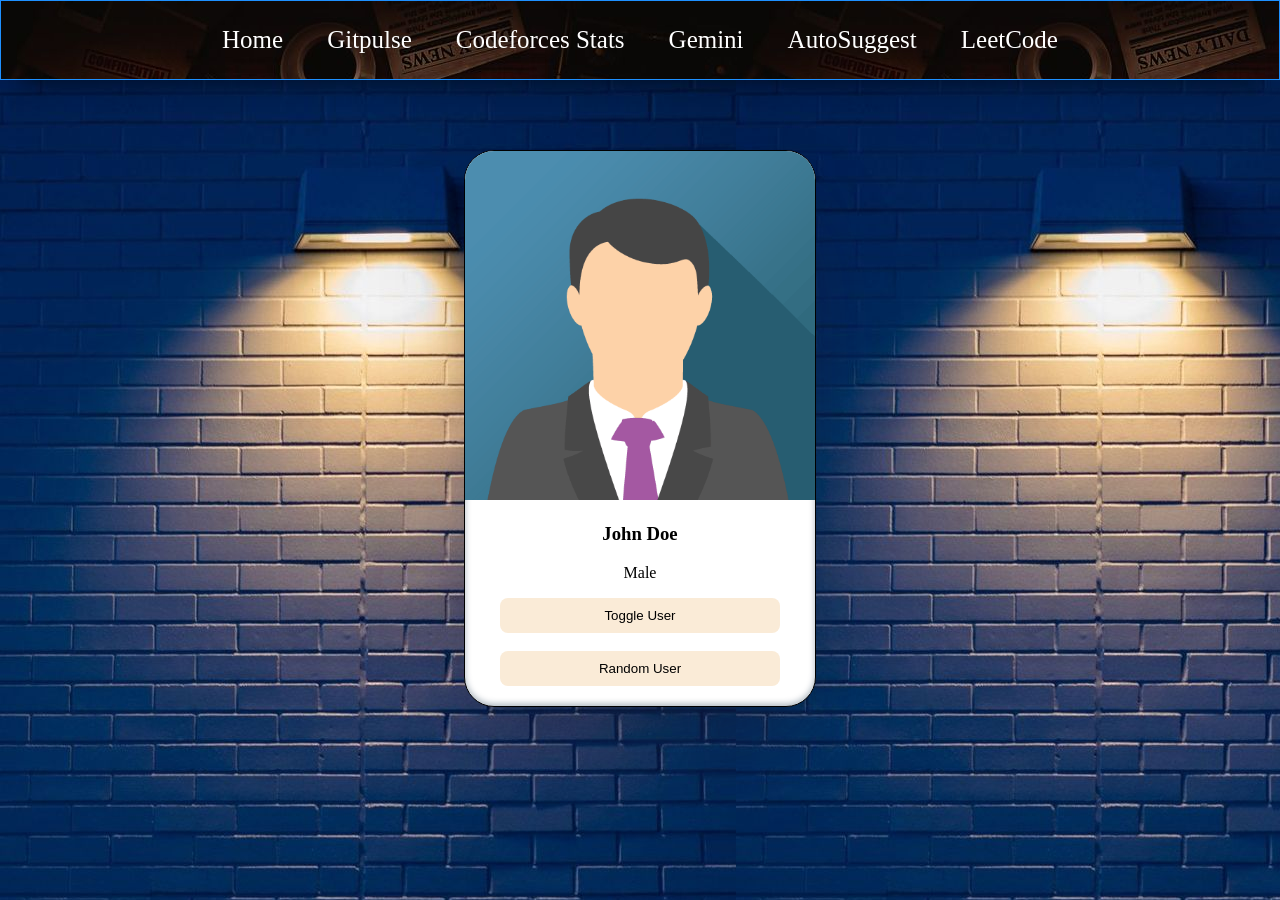
<file: target/classes/static/index.html>
<!DOCTYPE html>
<html lang="en">
<head>
    <meta charset="UTF-8">
    <meta name="viewport" content="width=device-width, initial-scale=1.0">
    <title>Document</title>
    <link rel="stylesheet" href="index.css">
</head>
<body>
    <div class="navbar">
        <!-- <h1>HBI</h1> -->
        <a href="">Home</a>
        <a href="gitpulse.html" target="_blank">Gitpulse</a>
        <a href="codeforces-stats.html" target="_blank">Codeforces Stats</a>
        <a href="ask-gemini.html" target="_blank">Gemini</a>
        <a href="autosuggest.html" target="_blank">AutoSuggest</a>
        <a href="leetcode-stats.html" target="_blank">LeetCode</a>
    </div>
    <!-- <h2>WANTED!!</h2> -->
    <div class="card">
        <img id="user-image" src="john.png" alt="image not found">
        <h3 id="user-name">John Doe</h3>
        <p id="user-gender">Male</p>
        <button onclick="toggleUser()">Toggle User</button>
        <br>
        <br>
        <button onclick="randomUser()">Random User</button>
    </div>
    <script src="index.js"></script>
</body>
</html>
</file>
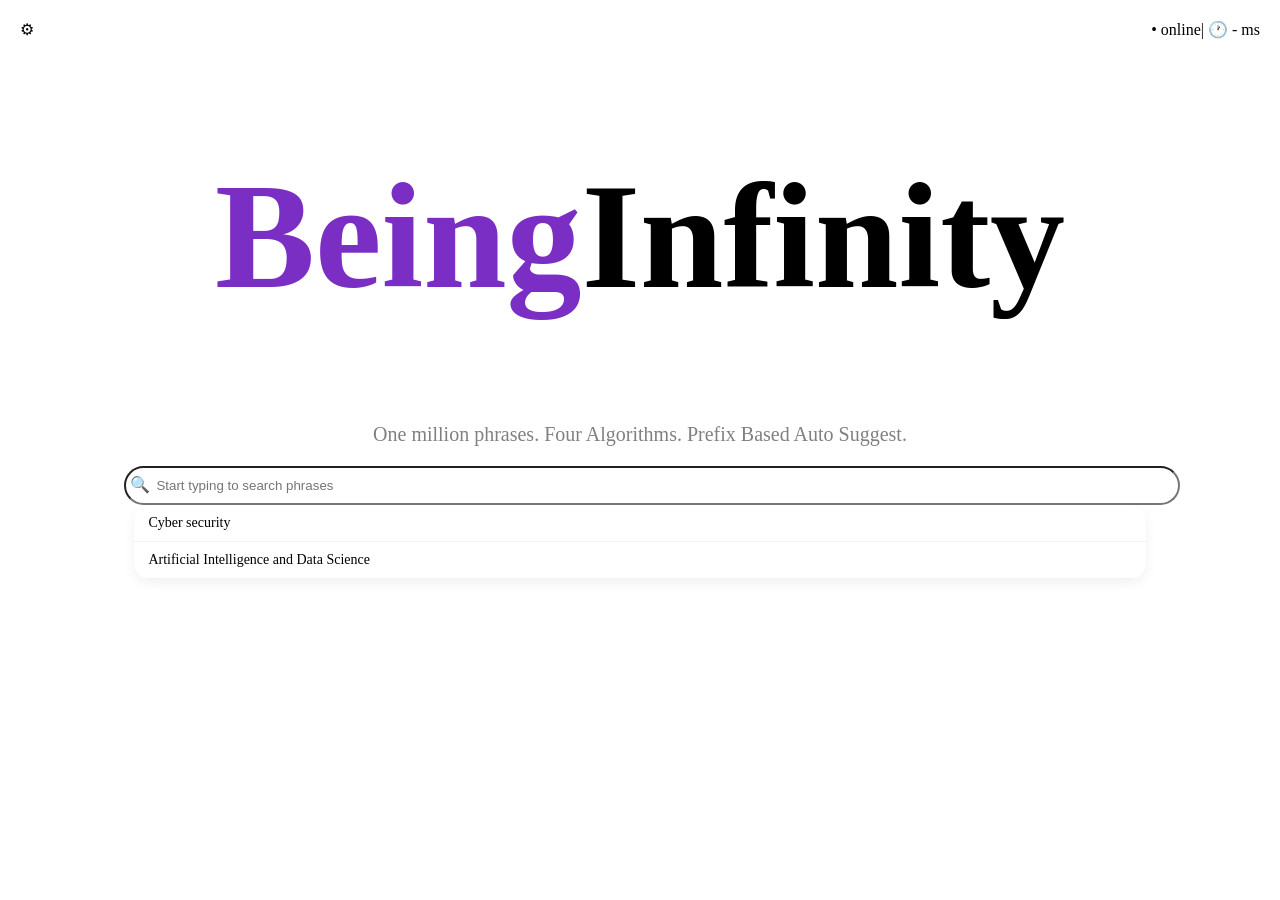
<file: target/classes/static/autosuggest.html>
<!DOCTYPE html>
<html lang="en">
<head>
    <meta charset="UTF-8">
    <meta name="viewport" content="width=device-width, initial-scale=1.0">
    <title>Document</title>
    <style>
       body{
            text-align: center;
       }
       .gear{
        position: fixed;
        top: 20px;
        left: 20px;
       }
       .pill{
        position: fixed;
        top: 20px;
        right: 20px;
       }
       .logo{
        font-size: 150px;
        margin-top: 150px;
       }
       p{
        font-size: 20px;
        color: grey;
       }
       .logof{
        color: rgb(123, 46, 195) ;
       }
       .search-box{
        padding-top: 10px;
        padding-bottom: 10px;
        padding-right: 10px;
        padding-left: 30px;
        
        border-radius: 30px;
        width:80%;
       }
       .lens{
        position: relative;
        left: 30px;
       }
       .search-suggestions {
            width: 80%;
            margin: 8px 0 0;
            border-radius: 16px;
            box-shadow: 0 4px 12px rgba(0, 0, 0, 0.06);
            overflow: hidden;
            text-align: left;
            margin: 0px auto;
        }
       .suggestion {
            padding: 10px 14px;
            border-bottom: 1px solid #f2f2f2;
            font-size: 14px;
        }
    </style>
</head>
<body>
    <span class="gear">&#9881;</span>
    <span class="pill">&#8226; online| &#128336; - ms </span>
    <h1 class="logo"><span class="logof">Being</span>Infinity</h1>
    <p>One million phrases. Four Algorithms. Prefix Based Auto Suggest.</p>
    <span class="lens">&#128269;</span>
    <input class="search-box" type="text" placeholder="Start typing to search phrases">
    <div class="search-suggestions"> 
        <div class="suggestion"> Cyber security </div>
        <div class="suggestion"> Artificial Intelligence and Data Science </div>
    </div> 
</body>
</html>
</file>
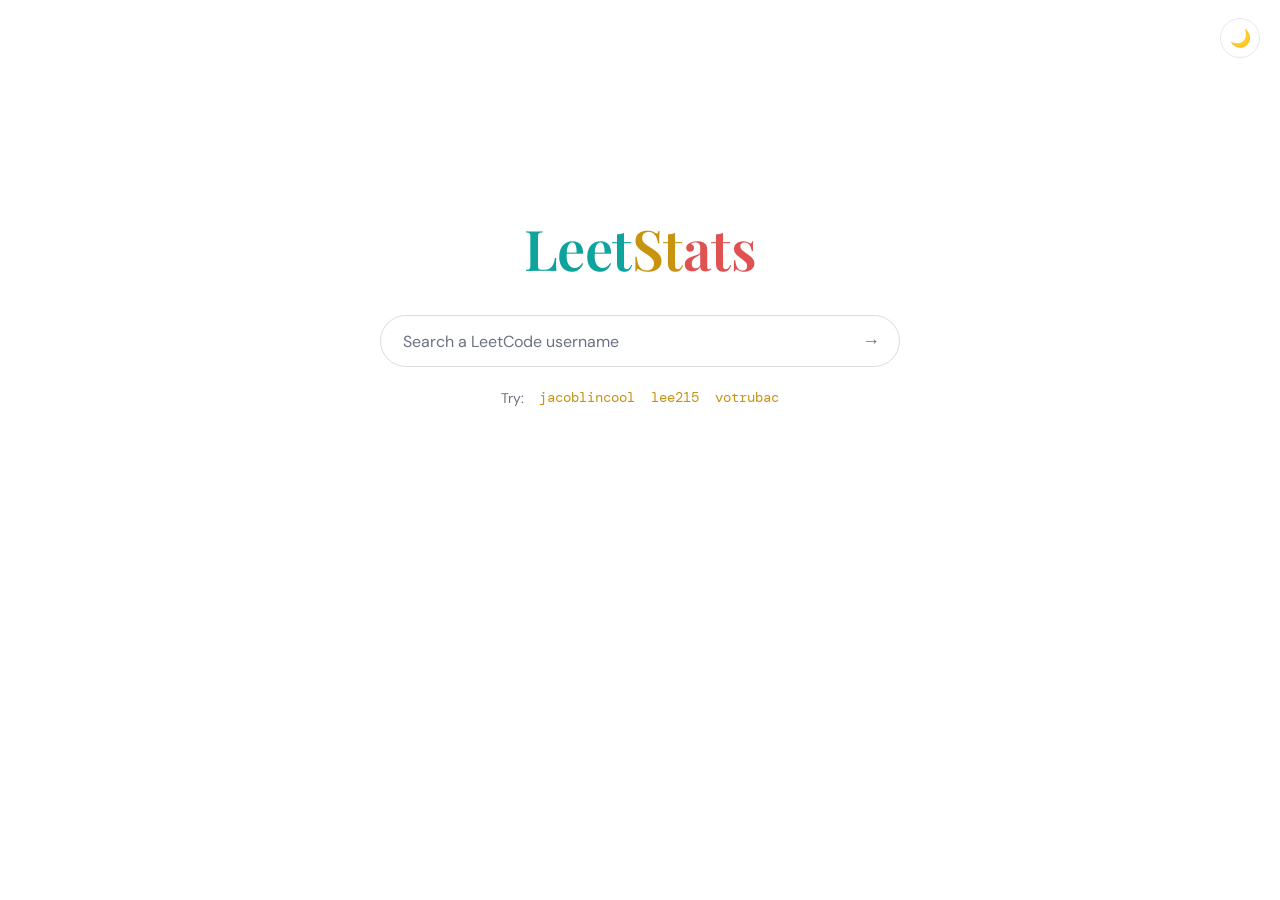
<file: target/classes/static/leetcode-stats.html>
<!DOCTYPE html>
<html lang="en" data-theme="light">
<head>
<meta charset="UTF-8">
<meta name="viewport" content="width=device-width, initial-scale=1.0">
<title>LeetStats</title>
<link rel="preconnect" href="https://fonts.googleapis.com">
<link rel="preconnect" href="https://fonts.gstatic.com" crossorigin>
<link href="https://fonts.googleapis.com/css2?family=Playfair+Display:wght@600&family=DM+Sans:wght@400;500;700&family=DM+Mono:wght@400;500&display=swap" rel="stylesheet">
<style>
  :root, [data-theme="light"] {
    --bg: #ffffff;
    --text: #1f2328;
    --muted: #6b7280;
    --line: #e5e7eb;
    --surface: #ffffff;
    --input-border: #dadce0;
    --input-shadow: rgba(32, 33, 36, 0.12);
    --track: #f0f1f3;
    --easy: #0fa39e;
    --medium: #c8930f;
    --hard: #e05252;
    --accent: #c8930f;
    --card-shadow: 0 1px 3px rgba(32, 33, 36, 0.08), 0 8px 28px rgba(32, 33, 36, 0.06);
  }
  [data-theme="dark"] {
    --bg: #0a0b0d;
    --text: #e9e7e2;
    --muted: #8b8f98;
    --line: rgba(255, 255, 255, 0.09);
    --surface: #121418;
    --input-border: rgba(255, 255, 255, 0.14);
    --input-shadow: rgba(0, 0, 0, 0.5);
    --track: rgba(255, 255, 255, 0.08);
    --easy: #3ddad7;
    --medium: #e3b341;
    --hard: #ff6b6b;
    --accent: #e3b341;
    --card-shadow: 0 20px 50px rgba(0, 0, 0, 0.45);
  }

  * { margin: 0; padding: 0; box-sizing: border-box; }

  html, body { height: 100%; }

  body {
    background: var(--bg);
    color: var(--text);
    font-family: "DM Sans", system-ui, sans-serif;
    display: flex;
    flex-direction: column;
    align-items: center;
    transition: background 0.25s, color 0.25s;
  }

  /* theme toggle, top right */
  .theme-toggle {
    position: fixed;
    top: 18px;
    right: 20px;
    width: 40px;
    height: 40px;
    border-radius: 50%;
    border: 1px solid var(--line);
    background: var(--surface);
    color: var(--text);
    font-size: 17px;
    cursor: pointer;
    display: flex;
    align-items: center;
    justify-content: center;
    transition: background 0.25s, border-color 0.25s, transform 0.15s;
    z-index: 10;
  }
  .theme-toggle:hover { transform: scale(1.06); }
  .theme-toggle:focus-visible { outline: 2px solid var(--accent); outline-offset: 2px; }

  main {
    width: 100%;
    max-width: 640px;
    padding: 0 24px 64px;
    display: flex;
    flex-direction: column;
    align-items: center;
    /* Google-style: sits a bit above vertical center when idle */
    margin-top: clamp(96px, 24vh, 210px);
    transition: margin-top 0.45s cubic-bezier(0.3, 0.8, 0.3, 1);
  }
  body.has-result main { margin-top: 72px; }

  .wordmark {
    font-family: "Playfair Display", serif;
    font-weight: 600;
    font-size: clamp(40px, 8vw, 56px);
    letter-spacing: -0.01em;
    margin-bottom: 30px;
    user-select: none;
  }
  .wordmark .l { color: var(--easy); }
  .wordmark .e { color: var(--medium); }
  .wordmark .t { color: var(--hard); }

  /* search */
  .search {
    width: 100%;
    max-width: 520px;
    display: flex;
    align-items: center;
    gap: 12px;
    background: var(--surface);
    border: 1px solid var(--input-border);
    border-radius: 999px;
    padding: 0 8px 0 22px;
    height: 52px;
    transition: box-shadow 0.2s, border-color 0.2s, background 0.25s;
  }
  .search:focus-within {
    box-shadow: 0 2px 10px var(--input-shadow);
    border-color: transparent;
  }
  [data-theme="dark"] .search:focus-within { border-color: var(--accent); box-shadow: none; }

  .search input {
    flex: 1;
    min-width: 0;
    border: none;
    outline: none;
    background: transparent;
    color: var(--text);
    font-family: "DM Mono", monospace;
    font-size: 16px;
  }
  .search input::placeholder { color: var(--muted); font-family: "DM Sans", sans-serif; }

  .search button {
    border: none;
    background: transparent;
    color: var(--muted);
    font-size: 18px;
    width: 40px;
    height: 40px;
    border-radius: 50%;
    cursor: pointer;
    display: flex;
    align-items: center;
    justify-content: center;
    transition: color 0.15s, background 0.15s;
  }
  .search button:hover { color: var(--accent); background: var(--track); }
  .search button:focus-visible { outline: 2px solid var(--accent); outline-offset: 1px; }
  .search button:disabled { opacity: 0.45; cursor: wait; }

  .try {
    margin-top: 20px;
    font-size: 14px;
    color: var(--muted);
    display: flex;
    gap: 14px;
    align-items: center;
    flex-wrap: wrap;
    justify-content: center;
  }
  .try button {
    background: none;
    border: none;
    padding: 2px 1px;
    color: var(--accent);
    font-family: "DM Mono", monospace;
    font-size: 13.5px;
    cursor: pointer;
    border-bottom: 1px dashed transparent;
    transition: border-color 0.15s;
  }
  .try button:hover { border-bottom-color: var(--accent); }
  .try button:focus-visible { outline: 2px solid var(--accent); outline-offset: 2px; }

  /* states */
  .loader {
    margin-top: 52px;
    width: 34px; height: 34px;
    border: 3px solid var(--track);
    border-top-color: var(--accent);
    border-radius: 50%;
    animation: spin 0.8s linear infinite;
  }
  @keyframes spin { to { transform: rotate(360deg); } }

  .error {
    margin-top: 44px;
    text-align: center;
    color: var(--muted);
    font-size: 14.5px;
    line-height: 1.6;
    max-width: 420px;
  }
  .error b { color: var(--hard); font-weight: 700; display: block; margin-bottom: 4px; }

  /* card */
  .card {
    width: 100%;
    margin-top: 44px;
    background: var(--surface);
    border: 1px solid var(--line);
    border-radius: 18px;
    padding: 30px 34px;
    box-shadow: var(--card-shadow);
    animation: rise 0.45s cubic-bezier(0.2, 0.7, 0.3, 1) both;
    transition: background 0.25s, border-color 0.25s;
  }
  @keyframes rise {
    from { opacity: 0; transform: translateY(14px); }
    to   { opacity: 1; transform: translateY(0); }
  }

  .card-head {
    display: flex;
    justify-content: space-between;
    align-items: baseline;
    gap: 10px;
    flex-wrap: wrap;
    margin-bottom: 26px;
  }
  .card-head a {
    font-family: "Playfair Display", serif;
    font-size: 23px;
    font-weight: 600;
    color: var(--text);
    text-decoration: none;
  }
  .card-head a:hover { color: var(--accent); }
  .card-head .rank {
    font-family: "DM Mono", monospace;
    font-size: 13px;
    color: var(--muted);
  }
  .card-head .rank b { color: var(--accent); font-weight: 500; }

  .card-body {
    display: grid;
    grid-template-columns: 168px 1fr;
    gap: 34px;
    align-items: center;
  }

  .ring-wrap { position: relative; width: 168px; height: 168px; margin: 0 auto; }
  .ring-wrap svg { transform: rotate(-90deg); display: block; }
  .ring-track { fill: none; stroke: var(--track); stroke-width: 9; }
  .ring-fill {
    fill: none;
    stroke: var(--accent);
    stroke-width: 9;
    stroke-linecap: round;
    transition: stroke-dashoffset 1.1s cubic-bezier(0.3, 0.8, 0.3, 1), stroke 0.25s;
  }
  .ring-center {
    position: absolute; inset: 0;
    display: flex; flex-direction: column;
    align-items: center; justify-content: center;
  }
  .ring-center .big {
    font-family: "DM Mono", monospace;
    font-size: 36px;
    line-height: 1;
  }
  .ring-center .small {
    color: var(--muted);
    font-size: 11.5px;
    margin-top: 6px;
    letter-spacing: 0.06em;
    text-transform: uppercase;
  }

  .bars { display: flex; flex-direction: column; gap: 18px; }
  .bar-top {
    display: flex;
    justify-content: space-between;
    align-items: baseline;
    margin-bottom: 7px;
  }
  .bar-top .label {
    font-size: 12.5px;
    font-weight: 700;
    letter-spacing: 0.09em;
    text-transform: uppercase;
  }
  .bar-top .nums {
    font-family: "DM Mono", monospace;
    font-size: 13px;
    color: var(--muted);
  }
  .bar-top .nums b { color: var(--text); font-weight: 500; }
  .bar-track { height: 7px; border-radius: 99px; background: var(--track); overflow: hidden; }
  .bar-fill { height: 100%; width: 0; border-radius: 99px; transition: width 1.1s cubic-bezier(0.3, 0.8, 0.3, 1); }
  .easy   .label { color: var(--easy); }   .easy   .bar-fill { background: var(--easy); }
  .medium .label { color: var(--medium); } .medium .bar-fill { background: var(--medium); }
  .hard   .label { color: var(--hard); }   .hard   .bar-fill { background: var(--hard); }

  .hidden { display: none !important; }

  @media (max-width: 540px) {
    .card { padding: 24px 20px; }
    .card-body { grid-template-columns: 1fr; gap: 26px; }
  }

  @media (prefers-reduced-motion: reduce) {
    * { animation: none !important; transition: none !important; }
  }
</style>
</head>
<body>
  <button class="theme-toggle" id="theme-toggle" aria-label="Switch theme" title="Switch theme">🌙</button>

  <main>
    <h1 class="wordmark"><span class="l">Leet</span><span class="e">St</span><span class="t">ats</span></h1>

    <div class="search">
      <input id="username" type="text" placeholder="Search a LeetCode username" autocomplete="off" spellcheck="false" aria-label="LeetCode username">
      <button id="go" aria-label="Fetch stats" title="Fetch stats">→</button>
    </div>

    <div class="try">
      <span>Try:</span>
      <button data-u="jacoblincool">jacoblincool</button>
      <button data-u="lee215">lee215</button>
      <button data-u="votrubac">votrubac</button>
    </div>

    <div id="loading" class="loader hidden" role="status" aria-label="Loading"></div>

    <div id="error" class="error hidden" role="alert">
      <b>Couldn't fetch that profile</b>
      <span id="error-msg"></span>
    </div>

    <section id="card" class="card hidden" aria-live="polite">
      <div class="card-head">
        <a id="profile-link" href="#" target="_blank" rel="noopener"></a>
        <span class="rank">Rank <b id="ranking">—</b></span>
      </div>
      <div class="card-body">
        <div class="ring-wrap">
          <svg width="168" height="168" viewBox="0 0 168 168" aria-hidden="true">
            <circle class="ring-track" cx="84" cy="84" r="74"></circle>
            <circle class="ring-fill" id="ring" cx="84" cy="84" r="74"></circle>
          </svg>
          <div class="ring-center">
            <div class="big" id="total-solved">0</div>
            <div class="small" id="total-label">solved</div>
          </div>
        </div>
        <div class="bars">
          <div class="bar-row easy">
            <div class="bar-top"><span class="label">Easy</span>
              <span class="nums"><b id="easy-solved">0</b> / <span id="easy-total">0</span></span></div>
            <div class="bar-track"><div class="bar-fill" id="easy-bar"></div></div>
          </div>
          <div class="bar-row medium">
            <div class="bar-top"><span class="label">Medium</span>
              <span class="nums"><b id="medium-solved">0</b> / <span id="medium-total">0</span></span></div>
            <div class="bar-track"><div class="bar-fill" id="medium-bar"></div></div>
          </div>
          <div class="bar-row hard">
            <div class="bar-top"><span class="label">Hard</span>
              <span class="nums"><b id="hard-solved">0</b> / <span id="hard-total">0</span></span></div>
            <div class="bar-track"><div class="bar-fill" id="hard-bar"></div></div>
          </div>
        </div>
      </div>
    </section>
  </main>

<script>
(function () {
  "use strict";

  /* ---------- theme ---------- */
  var root = document.documentElement;
  var toggle = document.getElementById("theme-toggle");
  var prefersDark = window.matchMedia("(prefers-color-scheme: dark)").matches;
  setTheme(prefersDark ? "dark" : "light");

  function setTheme(t) {
    root.setAttribute("data-theme", t);
    toggle.textContent = t === "dark" ? "☀️" : "🌙";
  }
  toggle.addEventListener("click", function () {
    setTheme(root.getAttribute("data-theme") === "dark" ? "light" : "dark");
  });

  /* ---------- elements ---------- */
  var input = document.getElementById("username");
  var goBtn = document.getElementById("go");
  var loadingEl = document.getElementById("loading");
  var errorEl = document.getElementById("error");
  var errorMsg = document.getElementById("error-msg");
  var cardEl = document.getElementById("card");

  var RING_R = 74;
  var RING_C = 2 * Math.PI * RING_R;
  var ring = document.getElementById("ring");
  ring.setAttribute("stroke-dasharray", RING_C);
  ring.setAttribute("stroke-dashoffset", RING_C);

  /* ---------- data sources (tried in order) ---------- */
  var SOURCES = [
    {
      url: function (u) { return "https://leetcode-api-faisalshohag.vercel.app/" + encodeURIComponent(u); },
      parse: function (d) {
        if (!d || d.errors || d.totalSolved === undefined) return null;
        return pick(d);
      }
    },
    {
      url: function (u) { return "https://alfa-leetcode-api.onrender.com/userProfile/" + encodeURIComponent(u); },
      parse: function (d) {
        if (!d || d.errors || d.totalSolved === undefined) return null;
        return pick(d);
      }
    },
    {
      url: function (u) { return "https://leetcode-stats-api.herokuapp.com/" + encodeURIComponent(u); },
      parse: function (d) {
        if (!d || d.status !== "success") return null;
        return pick(d);
      }
    }
  ];

  function pick(d) {
    return {
      totalSolved: d.totalSolved, totalQuestions: d.totalQuestions,
      easySolved: d.easySolved, totalEasy: d.totalEasy,
      mediumSolved: d.mediumSolved, totalMedium: d.totalMedium,
      hardSolved: d.hardSolved, totalHard: d.totalHard,
      ranking: d.ranking
    };
  }

  function fetchWithTimeout(url, ms) {
    var ctrl = new AbortController();
    var t = setTimeout(function () { ctrl.abort(); }, ms);
    return fetch(url, { signal: ctrl.signal })
      .then(function (r) { return r.json(); })
      .finally(function () { clearTimeout(t); });
  }

  function fetchStats(username) {
    var i = 0;
    function tryNext() {
      if (i >= SOURCES.length) return Promise.reject(new Error("all sources failed"));
      var src = SOURCES[i++];
      return fetchWithTimeout(src.url(username), 12000)
        .then(function (json) {
          var parsed = src.parse(json);
          return parsed || tryNext();
        })
        .catch(function () { return tryNext(); });
    }
    return tryNext();
  }

  /* ---------- rendering ---------- */
  function fmt(n) {
    if (n === null || n === undefined || isNaN(n)) return "—";
    return Number(n).toLocaleString("en-US");
  }

  function countUp(el, target, ms) {
    var reduce = window.matchMedia("(prefers-reduced-motion: reduce)").matches;
    if (reduce || !target) { el.textContent = fmt(target || 0); return; }
    var start = performance.now();
    (function step(now) {
      var p = Math.min(((now || performance.now()) - start) / ms, 1);
      var eased = 1 - Math.pow(1 - p, 3);
      el.textContent = fmt(Math.round(target * eased));
      if (p < 1) requestAnimationFrame(step);
    })();
  }

  function setBar(id, solved, total) {
    var pct = total > 0 ? (solved / total) * 100 : 0;
    document.getElementById(id).style.width = Math.max(pct, solved > 0 ? 2 : 0) + "%";
  }

  function render(username, s) {
    var link = document.getElementById("profile-link");
    link.textContent = username;
    link.href = "https://leetcode.com/u/" + encodeURIComponent(username) + "/";

    document.getElementById("ranking").textContent = "#" + fmt(s.ranking);
    document.getElementById("total-label").textContent = "of " + fmt(s.totalQuestions);
    document.getElementById("easy-solved").textContent = fmt(s.easySolved);
    document.getElementById("easy-total").textContent = fmt(s.totalEasy);
    document.getElementById("medium-solved").textContent = fmt(s.mediumSolved);
    document.getElementById("medium-total").textContent = fmt(s.totalMedium);
    document.getElementById("hard-solved").textContent = fmt(s.hardSolved);
    document.getElementById("hard-total").textContent = fmt(s.totalHard);

    document.body.classList.add("has-result");
    cardEl.classList.remove("hidden");

    requestAnimationFrame(function () {
      requestAnimationFrame(function () {
        countUp(document.getElementById("total-solved"), s.totalSolved, 1100);
        var pct = s.totalQuestions > 0 ? s.totalSolved / s.totalQuestions : 0;
        ring.setAttribute("stroke-dashoffset", RING_C * (1 - pct));
        setBar("easy-bar", s.easySolved, s.totalEasy);
        setBar("medium-bar", s.mediumSolved, s.totalMedium);
        setBar("hard-bar", s.hardSolved, s.totalHard);
      });
    });
  }

  function resetCard() {
    ring.setAttribute("stroke-dashoffset", RING_C);
    ["easy-bar", "medium-bar", "hard-bar"].forEach(function (id) {
      document.getElementById(id).style.width = "0";
    });
    document.getElementById("total-solved").textContent = "0";
  }

  /* ---------- flow ---------- */
  var busy = false;

  function lookup(username) {
    username = (username || "").trim();
    if (!username || busy) return;
    busy = true;

    input.value = username;
    goBtn.disabled = true;
    errorEl.classList.add("hidden");
    cardEl.classList.add("hidden");
    resetCard();
    loadingEl.classList.remove("hidden");

    fetchStats(username)
      .then(function (stats) {
        loadingEl.classList.add("hidden");
        render(username, stats);
      })
      .catch(function () {
        loadingEl.classList.add("hidden");
        errorMsg.textContent = 'No stats found for "' + username +
          '". Check the spelling, or the public stats APIs may be briefly busy — try again in a moment.';
        errorEl.classList.remove("hidden");
      })
      .finally(function () {
        goBtn.disabled = false;
        busy = false;
      });
  }

  goBtn.addEventListener("click", function () { lookup(input.value); });
  input.addEventListener("keydown", function (e) { if (e.key === "Enter") lookup(input.value); });
  document.querySelectorAll(".try button").forEach(function (b) {
    b.addEventListener("click", function () { lookup(b.dataset.u); });
  });
})();
</script>
</body>
</html>
</file>
<file: target/classes/static/index.css>
body{
    margin: 0px;
    background-color: rgb(219, 219, 219);
    background-image: url("bodybg.jpg");
}

h1{
    color:burlywood;
}
/* h2{
    color: red;
    font-size:50px;
    text-align: center;
} */

.navbar{
    border-style: solid;
    border-width: 1px;
    border-color:dodgerblue;
    padding: 25px;
    text-align:center;
    background-color: rgb(248, 198, 107);
    box-shadow: rgba(0, 0, 0, 0.45) 0px 25px 20px -20px;
    background-image: url("navbg.jpg");
}

.navbar a{
    padding: 20px;
    text-decoration: none;
    color:white;
    font-size: 25px;
    font-style:calc();
}

.navbar a:hover{
    color:chartreuse;
    background-color: cornflowerblue;
    border-radius: 5px;
}

.card{
    border: 1px solid black;
    width: 350px;
    border-radius: 30px;
    text-align: center;
    margin-top: 70px;
    overflow: hidden;
    margin-left: auto;
    margin-right: auto;
    padding-bottom: 20px;
    background-color: white;
    box-shadow: rgba(50, 50, 93, 0.25) 0px 50px 100px -20px, rgba(0, 0, 0, 0.3) 0px 30px 60px -30px, rgba(10, 37, 64, 0.35) 0px -2px 6px 0px inset; ;
}

.card img{
    width:100%;
}

.card button{
    width: 80%;
    border-radius:8px;
    padding: 10px;
    border-style: none;
    background-color: antiquewhite;
}
</file>
